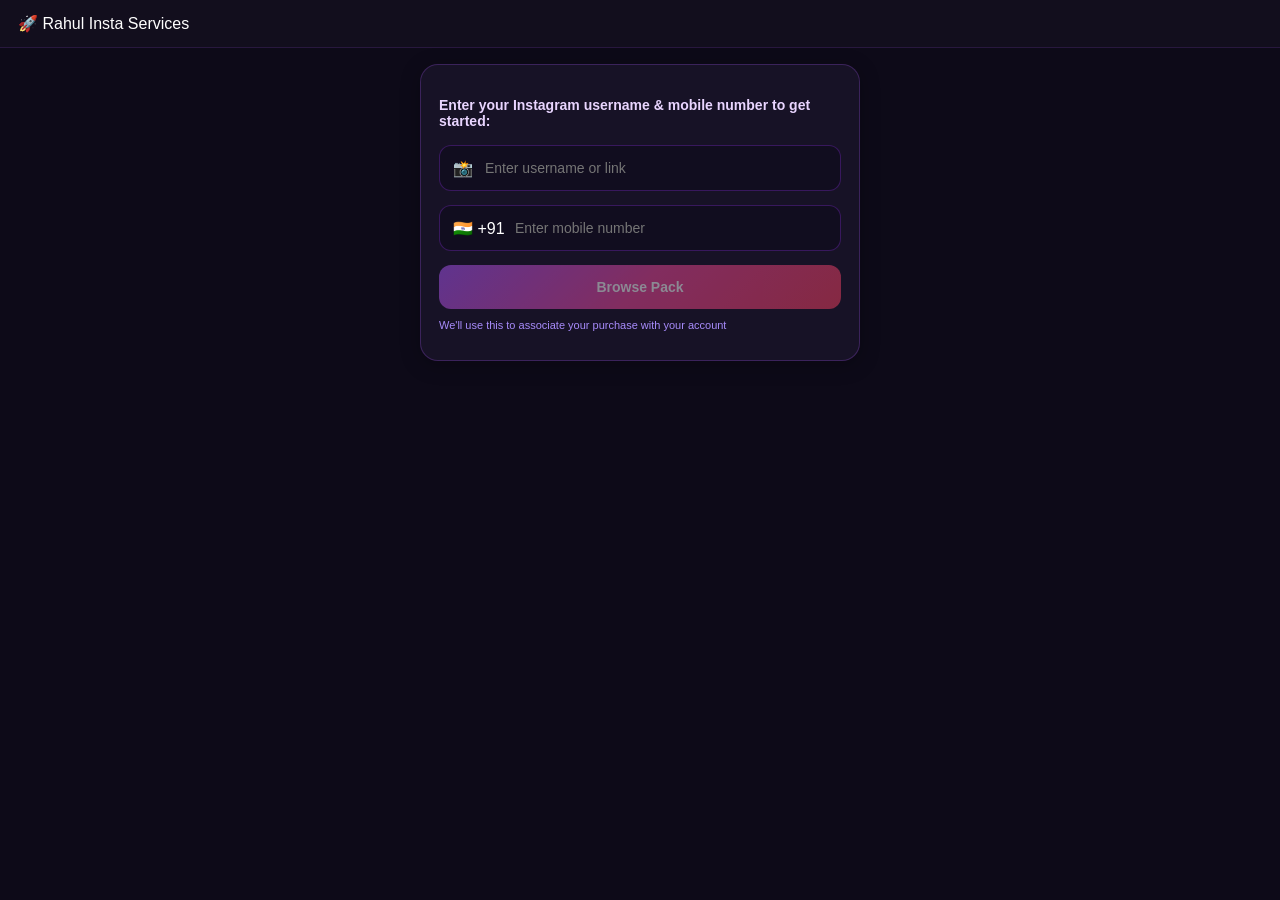
<file: index.html>
<!DOCTYPE html>
<html lang="en">
<head>
    <meta charset="UTF-8">
    <meta name="viewport" content="width=device-width, initial-scale=1.0">
    <title>Rahul Insta Services - Step 1</title>
    <link rel="stylesheet" href="./style.css">
</head>
<body>

    <div class="header">
        <div class="logo">🚀 Rahul <span class="gradient-text">Insta Services</span></div>
    </div>

    <div class="container">
        <div class="card">
            <h3 style="font-size: 14px; color: #e9d5ff; margin-bottom: 16px;">
                Enter your Instagram username & mobile number to get started:
            </h3>

            <form onsubmit="goToPackages(event)">
                <div class="input-group">
                    <span class="input-icon">📸</span>
                    <input type="text" id="username" class="input-field" placeholder="Enter username or link" required oninput="checkInputs()">
                </div>

                <div class="input-group">
                    <span class="input-icon">🇮🇳 +91</span>
                    <input type="tel" id="mobile" class="input-field" style="padding-left: 75px;" placeholder="Enter mobile number" maxlength="10" required oninput="checkInputs()">
                </div>

                <button type="submit" id="submitBtn" class="btn-primary" disabled>Browse Pack</button>
            </form>
            <p style="font-size: 11px; color: #a78bfa; margin-top: 10px;">We'll use this to associate your purchase with your account</p>
        </div>
    </div>

    <script>
        function checkInputs() {
            const user = document.getElementById('username').value.trim();
            const mob = document.getElementById('mobile').value.trim();
            const btn = document.getElementById('submitBtn');

            if (user.length >= 2 && /^[0-9]{10}$/.test(mob)) {
                btn.disabled = false;
            } else {
                btn.disabled = true;
            }
        }

        function goToPackages(e) {
            e.preventDefault();
            const user = document.getElementById('username').value.trim().replace('@', '');
            localStorage.setItem('ig_user', user);
            window.location.href = './packages.html';
        }
    </script>
</body>
</html>
</file>
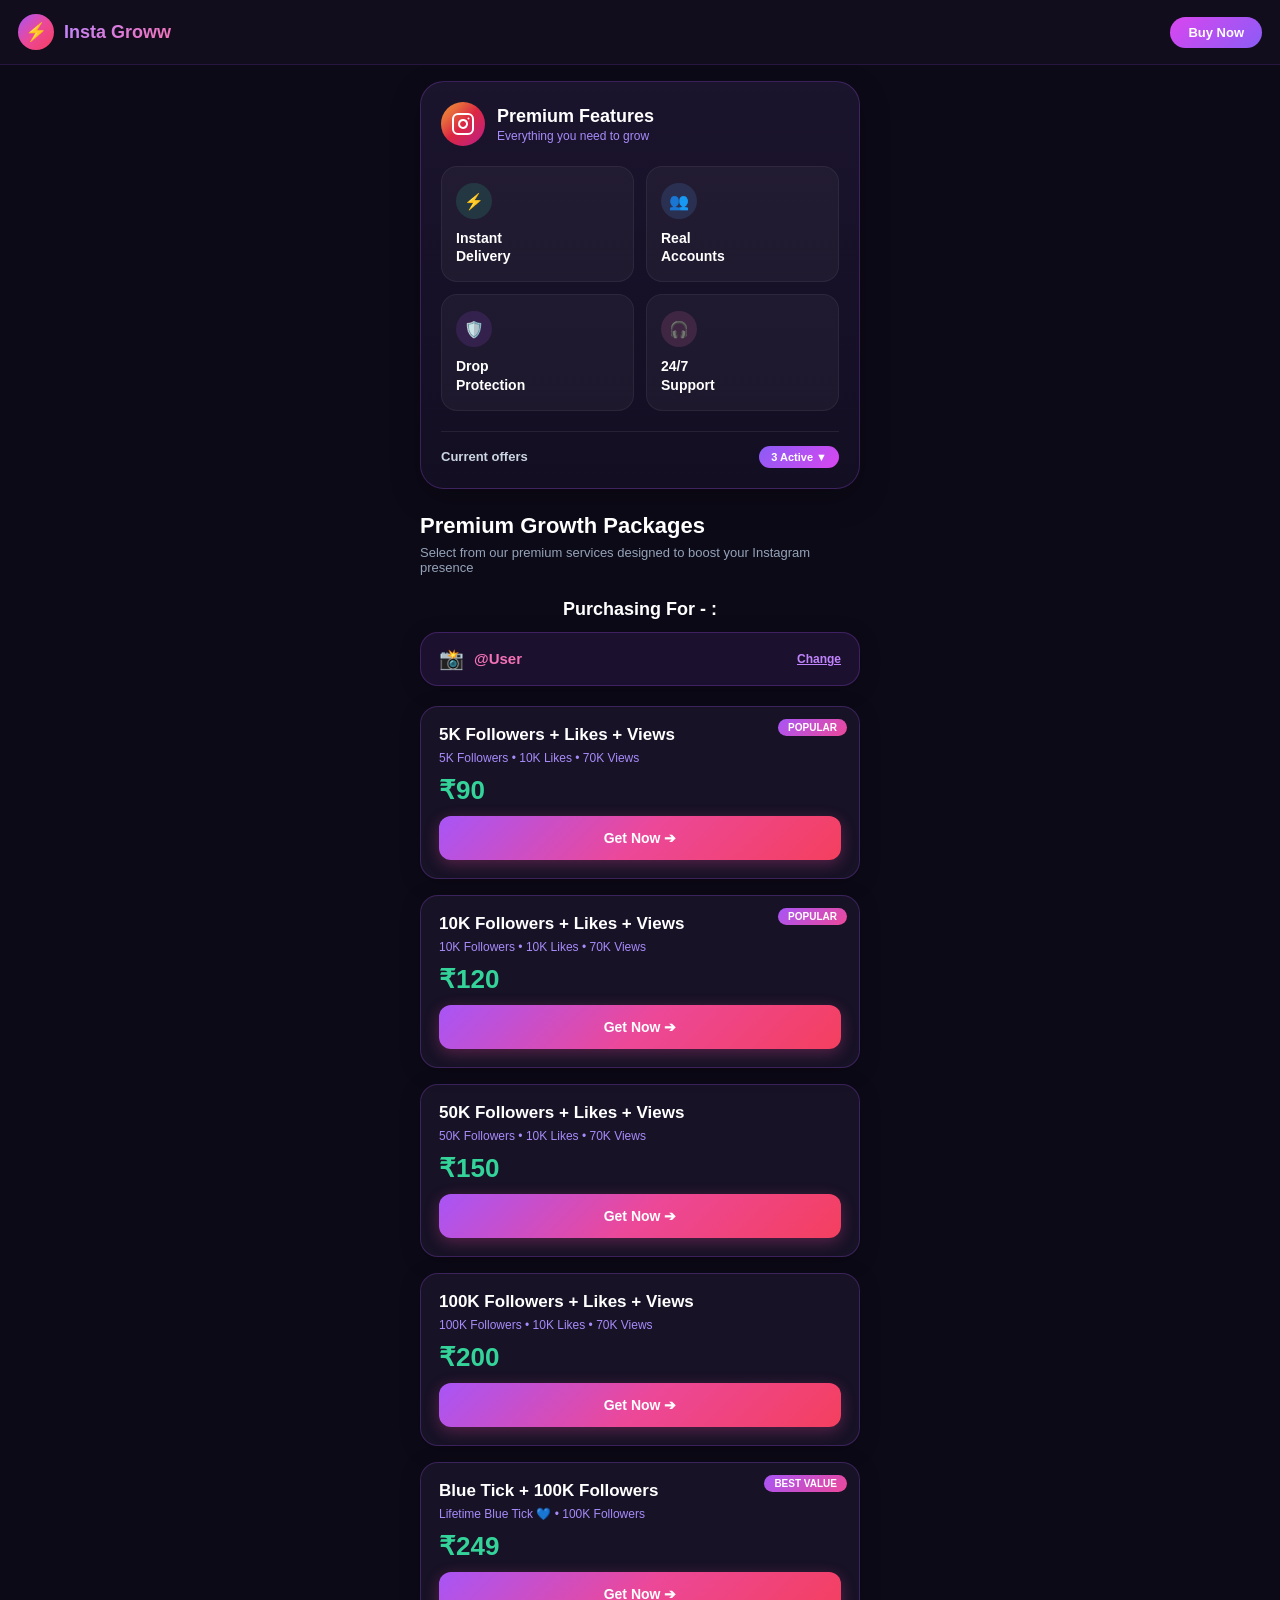
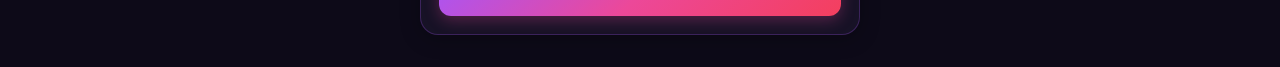
<file: packages.html>
<!DOCTYPE html>
<html lang="en">
<head>
    <meta charset="UTF-8">
    <meta name="viewport" content="width=device-width, initial-scale=1.0">
    <title>Insta Groww - Packages</title>
    <link rel="stylesheet" href="./style.css">
</head>
<body>

    <!-- Top Navigation Bar -->
    <div class="header">
        <div class="logo-box">
            <div class="logo-icon">⚡</div>
            <div class="logo-title">Insta Groww</div>
        </div>
        <a href="#packages" class="nav-buy-btn">Buy Now</a>
    </div>

    <div class="container">
        
        <!-- Premium Features Card -->
        <div class="features-card">
            <div class="features-header">
                <!-- Authentic Instagram Gradient Camera Icon -->
                <div class="insta-badge-icon" style="background: linear-gradient(135deg, #f09433 0%, #e6683c 25%, #dc2743 50%, #cc2366 75%, #bc1888 100%);">
                    <svg width="24" height="24" viewBox="0 0 24 24" fill="none" stroke="white" stroke-width="2" stroke-linecap="round" stroke-linejoin="round">
                        <rect x="2" y="2" width="20" height="20" rx="5" ry="5"></rect>
                        <path d="M16 11.37A4 4 0 1 1 12.63 8 4 4 0 0 1 16 11.37z"></path>
                        <line x1="17.5" y1="6.5" x2="17.51" y2="6.5"></line>
                    </svg>
                </div>
                <div>
                    <h3 style="margin: 0; font-size: 18px; font-weight: 800;">Premium Features</h3>
                    <div style="font-size: 12px; color: #a78bfa; margin-top: 2px;">Everything you need to grow</div>
                </div>
            </div>

            <div class="features-grid">
                <div class="feature-box">
                    <div class="feature-icon-circle icon-green">⚡</div>
                    <div class="feature-title">Instant<br>Delivery</div>
                </div>
                <div class="feature-box">
                    <div class="feature-icon-circle icon-blue">👥</div>
                    <div class="feature-title">Real<br>Accounts</div>
                </div>
                <div class="feature-box">
                    <div class="feature-icon-circle icon-purple">🛡️</div>
                    <div class="feature-title">Drop<br>Protection</div>
                </div>
                <div class="feature-box">
                    <div class="feature-icon-circle icon-pink">🎧</div>
                    <div class="feature-title">24/7<br>Support</div>
                </div>
            </div>

            <div class="offers-bar">
                <span style="font-size: 13px; color: #cbd5e1; font-weight: 600;">Current offers</span>
                <span class="offers-badge">3 Active ▼</span>
            </div>
        </div>

        <!-- Section Header -->
        <div id="packages">
            <h2 style="font-size: 22px; font-weight: 900; margin: 0 0 6px 0;">Premium Growth Packages</h2>
            <p style="font-size: 13px; color: #94a3b8; margin: 0 0 24px 0;">
                Select from our premium services designed to boost your Instagram presence
            </p>
        </div>

        <!-- Target Username Banner -->
        <div style="text-align: center; margin-bottom: 20px;">
            <div style="font-size: 18px; font-weight: 800; color: #ffffff; margin-bottom: 12px;">Purchasing For - :</div>
            
            <div class="card" style="display: flex; justify-content: space-between; align-items: center; padding: 14px 18px; background: rgba(168, 85, 247, 0.1);">
                <div style="display: flex; align-items: center; gap: 10px;">
                    <div style="font-size: 20px;">📸</div>
                    <div id="targetUser" style="font-size: 15px; font-weight: 800; color: #f472b6;">@username</div>
                </div>
                <a href="./index.html" style="font-size: 12px; color: #c084fc; text-decoration: underline; font-weight: 600;">Change</a>
            </div>
        </div>

        <!-- Growth Packages -->

        <!-- Pack 1 -->
        <div class="card" style="position: relative;">
            <span class="price-badge">POPULAR</span>
            <h4 style="margin: 0; font-size: 17px;">5K Followers + Likes + Views</h4>
            <p style="font-size: 12px; color: #a78bfa; margin: 6px 0;">5K Followers • 10K Likes • 70K Views</p>
            <div class="price-text">₹90</div>
            <button onclick="selectPack('5K Followers + Likes + Views', 90)" class="btn-primary">Get Now ➔</button>
        </div>

        <!-- Pack 2 -->
        <div class="card" style="position: relative;">
            <span class="price-badge">POPULAR</span>
            <h4 style="margin: 0; font-size: 17px;">10K Followers + Likes + Views</h4>
            <p style="font-size: 12px; color: #a78bfa; margin: 6px 0;">10K Followers • 10K Likes • 70K Views</p>
            <div class="price-text">₹120</div>
            <button onclick="selectPack('10K Followers + Likes + Views', 120)" class="btn-primary">Get Now ➔</button>
        </div>

        <!-- Pack 3 -->
        <div class="card">
            <h4 style="margin: 0; font-size: 17px;">50K Followers + Likes + Views</h4>
            <p style="font-size: 12px; color: #a78bfa; margin: 6px 0;">50K Followers • 10K Likes • 70K Views</p>
            <div class="price-text">₹150</div>
            <button onclick="selectPack('50K Followers + Likes + Views', 150)" class="btn-primary">Get Now ➔</button>
        </div>

        <!-- Pack 4 -->
        <div class="card">
            <h4 style="margin: 0; font-size: 17px;">100K Followers + Likes + Views</h4>
            <p style="font-size: 12px; color: #a78bfa; margin: 6px 0;">100K Followers • 10K Likes • 70K Views</p>
            <div class="price-text">₹200</div>
            <button onclick="selectPack('100K Followers + Likes + Views', 200)" class="btn-primary">Get Now ➔</button>
        </div>

        <!-- Pack 5 -->
        <div class="card" style="position: relative;">
            <span class="price-badge">BEST VALUE</span>
            <h4 style="margin: 0; font-size: 17px;">Blue Tick + 100K Followers</h4>
            <p style="font-size: 12px; color: #a78bfa; margin: 6px 0;">Lifetime Blue Tick 💙 • 100K Followers</p>
            <div class="price-text">₹249</div>
            <button onclick="selectPack('Blue Tick + 100K Followers', 249)" class="btn-primary">Get Now ➔</button>
        </div>

    </div>

    <script>
        const user = localStorage.getItem('ig_user') || 'User';
        document.getElementById('targetUser').textContent = '@' + user;

        function selectPack(name, price) {
            localStorage.setItem('pack_name', name);
            localStorage.setItem('pack_price', price);
            window.location.href = './payment.html';
        }
    </script>
</body>
</html>
</file>
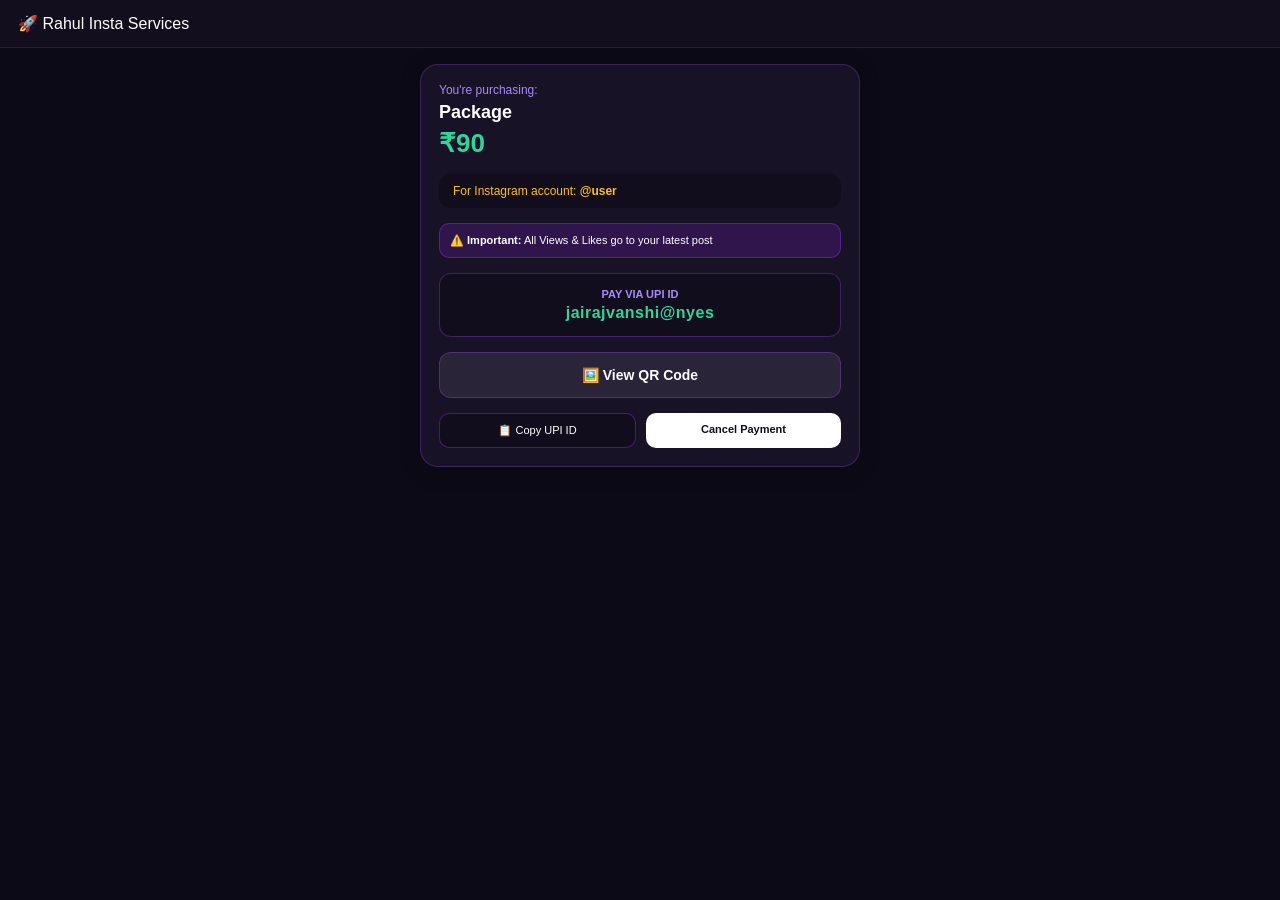
<file: payment.html>
<!DOCTYPE html>
<html lang="en">
<head>
    <meta charset="UTF-8">
    <meta name="viewport" content="width=device-width, initial-scale=1.0">
    <title>Checkout Payment - Rahul Insta Services</title>
    <link rel="stylesheet" href="./style.css">
</head>
<body>

    <div class="header">
        <div class="logo">🚀 Rahul <span class="gradient-text">Insta Services</span></div>
    </div>

    <div class="container">
        <div class="card">
            <div style="font-size: 12px; color: #a78bfa;">You're purchasing:</div>
            <h3 id="packTitle" style="font-size: 18px; margin: 5px 0;">5K Followers</h3>
            <div id="packPrice" class="price-text" style="margin: 5px 0 15px 0;">₹90</div>

            <div style="background: #120d1d; padding: 10px 14px; border-radius: 12px; margin-bottom: 15px; font-size: 12px; color: #fbbf24;">
                For Instagram account: <strong id="accName">@user</strong>
            </div>

            <div style="background: rgba(88, 28, 135, 0.4); border: 1px solid rgba(147, 51, 234, 0.4); padding: 10px; border-radius: 10px; font-size: 11px; margin-bottom: 15px;">
                ⚠️ <strong>Important:</strong> All Views & Likes go to your latest post
            </div>

            <!-- UPI ID Display Box -->
            <div style="background: #120d1d; border: 1px solid rgba(168, 85, 247, 0.3); padding: 14px; border-radius: 12px; margin-bottom: 15px; text-align: center;">
                <div style="font-size: 11px; color: #a78bfa; margin-bottom: 4px; text-transform: uppercase; font-weight: bold;">Pay via UPI ID</div>
                <div style="font-size: 16px; font-weight: 800; color: #34d399; letter-spacing: 0.5px;">jairajvanshi@nyes</div>
            </div>

            <!-- Remaining Action Buttons -->
            <a href="./scan-pay.html" class="payment-btn btn-qr" style="display: block; text-decoration: none; text-align: center; box-sizing: border-box;">🖼️ View QR Code</a>

            <div style="display: flex; gap: 10px; margin-top: 15px;">
                <button onclick="copyUpi()" style="flex: 1; background: #120d1d; border: 1px solid rgba(147, 51, 234, 0.4); color: white; padding: 10px; border-radius: 10px; font-size: 11px; cursor: pointer;">📋 Copy UPI ID</button>
                <a href="./packages.html" style="flex: 1; background: white; color: #0f0c1b; text-decoration: none; font-weight: bold; text-align: center; padding: 10px; border-radius: 10px; font-size: 11px;">Cancel Payment</a>
            </div>
        </div>
    </div>

    <script>
        const UPI_ID = "jairajvanshi@nyes";
        const pack = localStorage.getItem('pack_name') || 'Package';
        const price = localStorage.getItem('pack_price') || '90';
        const user = localStorage.getItem('ig_user') || 'user';

        document.getElementById('packTitle').textContent = pack;
        document.getElementById('packPrice').textContent = '₹' + price;
        document.getElementById('accName').textContent = '@' + user;

        function copyUpi() {
            navigator.clipboard.writeText(UPI_ID);
            alert('UPI ID copied: ' + UPI_ID);
        }
    </script>
</body>
</html>
</file>
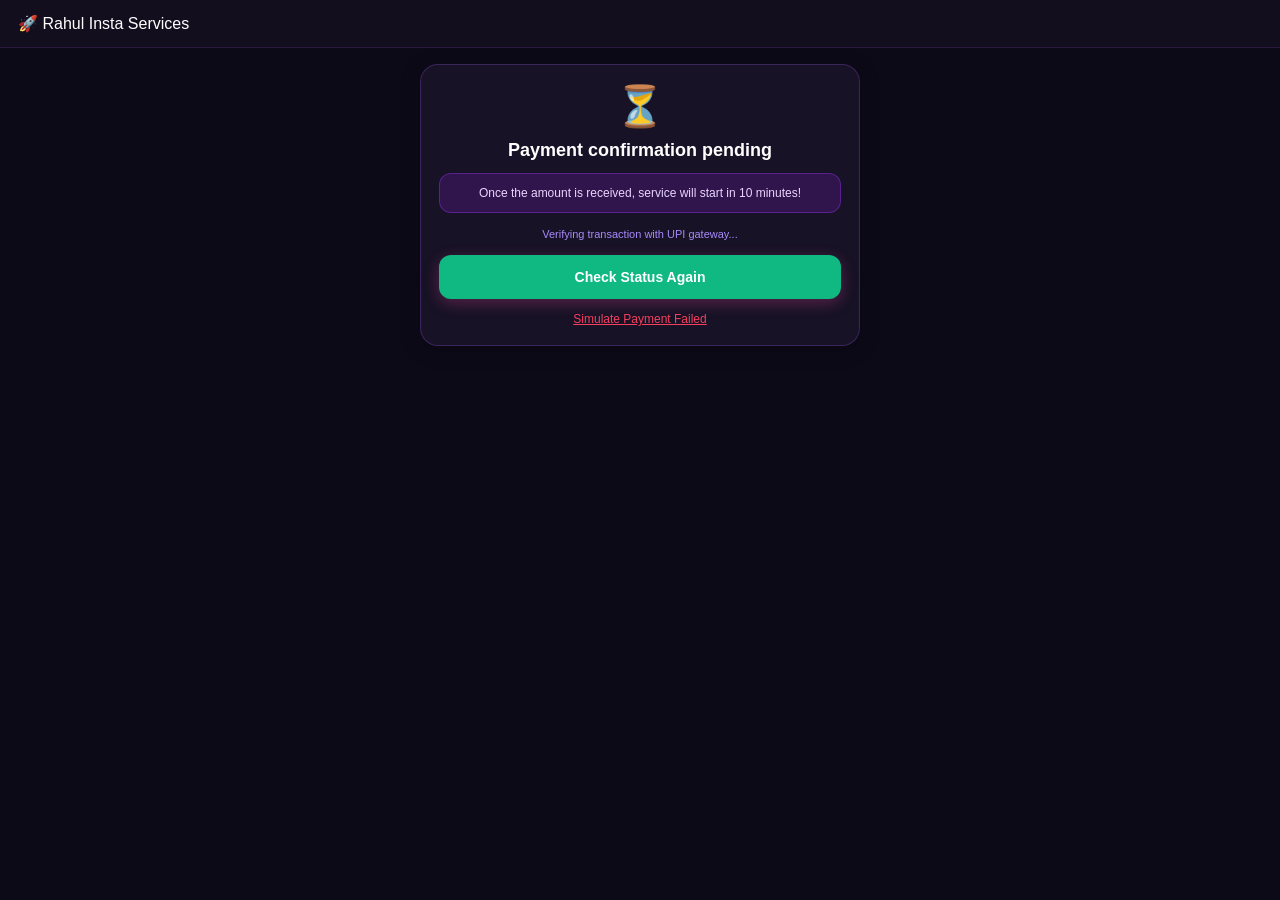
<file: verify.html>
<!DOCTYPE html>
<html lang="en">
<head>
    <meta charset="UTF-8">
    <meta name="viewport" content="width=device-width, initial-scale=1.0">
    <title>Verification - Rahul Insta Services</title>
    <link rel="stylesheet" href="./style.css">
</head>
<body>

    <div class="header">
        <div class="logo">🚀 Rahul <span class="gradient-text">Insta Services</span></div>
    </div>

    <div class="container" style="text-align: center;">
        <div id="pendingBox" class="card">
            <div style="font-size: 40px; margin-bottom: 10px;">⏳</div>
            <h3 style="font-size: 18px; margin: 0 0 10px 0;">Payment confirmation pending</h3>
            <p style="font-size: 12px; background: rgba(88, 28, 135, 0.4); border: 1px solid rgba(147, 51, 234, 0.4); padding: 12px; border-radius: 12px; color: #e9d5ff;">
                Once the amount is received, service will start in 10 minutes!
            </p>
            <div style="font-size: 11px; color: #a78bfa; margin: 15px 0;">Verifying transaction with UPI gateway...</div>

            <button onclick="alert('Checking status... Still pending.')" class="btn-primary" style="background: #10b981; margin-bottom: 10px;">Check Status Again</button>
            <button onclick="showFailed()" style="background: none; border: none; color: #f43f5e; font-size: 12px; text-decoration: underline; cursor: pointer;">Simulate Payment Failed</button>
        </div>

        <div id="failedBox" class="card" style="display: none;">
            <div style="font-size: 40px; margin-bottom: 10px;">❌</div>
            <h3 style="font-size: 18px; margin: 0 0 10px 0;">Payment Failed</h3>
            <p style="font-size: 12px; background: rgba(153, 27, 27, 0.4); border: 1px solid rgba(225, 29, 72, 0.4); padding: 12px; border-radius: 12px; color: #fca5a5;">
                We could not verify your payment. Please try paying again or scan the QR code properly.
            </p>
            <a href="./payment.html" class="btn-primary" style="margin-top: 15px;">Try Payment Again</a>
        </div>
    </div>

    <script>
        function showFailed() {
            document.getElementById('pendingBox').style.display = 'none';
            document.getElementById('failedBox').style.display = 'block';
        }
    </script>
</body>
</html>
</file>
<file: style.css>
/* Base Theme */
body {
    background-color: #0d0a18;
    color: #ffffff;
    font-family: -apple-system, BlinkMacSystemFont, "Segoe UI", Roboto, Helvetica, Arial, sans-serif;
    margin: 0;
    padding: 0;
    min-height: 100vh;
}

.container {
    max-width: 440px;
    margin: 0 auto;
    padding: 16px;
}

/* Header */
.header {
    display: flex;
    align-items: center;
    justify-content: space-between;
    padding: 14px 18px;
    background: rgba(18, 14, 30, 0.95);
    border-bottom: 1px solid rgba(168, 85, 247, 0.15);
    position: sticky;
    top: 0;
    z-index: 100;
}

.logo-box {
    display: flex;
    align-items: center;
    gap: 10px;
}

.logo-icon {
    width: 36px;
    height: 36px;
    background: linear-gradient(135deg, #a855f7, #ec4899, #f43f5e);
    border-radius: 50%;
    display: flex;
    align-items: center;
    justify-content: center;
    font-size: 18px;
    font-weight: 800;
}

.logo-title {
    font-size: 18px;
    font-weight: 800;
    background: linear-gradient(135deg, #c084fc, #f472b6);
    -webkit-background-clip: text;
    -webkit-text-fill-color: transparent;
}

.nav-buy-btn {
    background: linear-gradient(135deg, #d946ef, #8b5cf6);
    color: white;
    font-weight: 700;
    font-size: 13px;
    padding: 8px 18px;
    border-radius: 20px;
    text-decoration: none;
    border: none;
}

/* Premium Features Card */
.features-card {
    background: linear-gradient(180deg, rgba(30, 23, 50, 0.8) 0%, rgba(20, 15, 36, 0.9) 100%);
    border: 1px solid rgba(168, 85, 247, 0.25);
    border-radius: 24px;
    padding: 20px;
    margin-bottom: 24px;
    box-shadow: 0 10px 30px rgba(0, 0, 0, 0.3);
}

.features-header {
    display: flex;
    align-items: center;
    gap: 12px;
    margin-bottom: 20px;
}

.insta-badge-icon {
    width: 44px;
    height: 44px;
    background: linear-gradient(135deg, #f09433, #e6683c 25%, #dc2743 50%, #cc2366 75%, #bc1888 100%);
    border-radius: 50%;
    display: flex;
    align-items: center;
    justify-content: center;
    font-size: 22px;
}

.features-grid {
    display: grid;
    grid-template-columns: 1fr 1fr;
    gap: 12px;
    margin-bottom: 20px;
}

.feature-box {
    background: rgba(255, 255, 255, 0.04);
    border: 1px solid rgba(255, 255, 255, 0.06);
    border-radius: 16px;
    padding: 16px 14px;
}

.feature-icon-circle {
    width: 36px;
    height: 36px;
    border-radius: 50%;
    display: flex;
    align-items: center;
    justify-content: center;
    font-size: 16px;
    margin-bottom: 10px;
}

.icon-green { background: rgba(52, 211, 153, 0.15); color: #34d399; }
.icon-blue { background: rgba(96, 165, 250, 0.15); color: #60a5fa; }
.icon-purple { background: rgba(168, 85, 247, 0.15); color: #c084fc; }
.icon-pink { background: rgba(244, 114, 182, 0.15); color: #f472b6; }

.feature-title {
    font-size: 14px;
    font-weight: 700;
    line-height: 1.3;
}

.offers-bar {
    border-top: 1px solid rgba(255, 255, 255, 0.08);
    padding-top: 14px;
    display: flex;
    justify-content: space-between;
    align-items: center;
}

.offers-badge {
    background: linear-gradient(135deg, #8b5cf6, #d946ef);
    font-size: 11px;
    font-weight: 700;
    padding: 5px 12px;
    border-radius: 14px;
}

/* Category Filter Tags */
.tags-scroll {
    display: flex;
    gap: 10px;
    margin: 16px 0 24px 0;
    overflow-x: auto;
    padding-bottom: 4px;
}

.tag-btn {
    background: rgba(255, 255, 255, 0.06);
    border: 1px solid rgba(255, 255, 255, 0.1);
    color: #cbd5e1;
    padding: 10px 16px;
    border-radius: 20px;
    font-size: 13px;
    font-weight: 600;
    white-space: nowrap;
    cursor: pointer;
}

.tag-btn.active {
    background: rgba(168, 85, 247, 0.2);
    border-color: #a855f7;
    color: #ffffff;
}

/* Package Cards */
.card {
    background-color: #171226;
    border: 1px solid rgba(168, 85, 247, 0.25);
    border-radius: 18px;
    padding: 18px;
    margin-bottom: 16px;
    box-shadow: 0 4px 20px rgba(0,0,0,0.25);
}

.input-group {
    margin-bottom: 14px;
    position: relative;
}

.input-field {
    width: 100%;
    box-sizing: border-box;
    background-color: #110d1f;
    border: 1px solid rgba(147, 51, 234, 0.3);
    border-radius: 12px;
    padding: 14px 14px 14px 45px;
    color: white;
    font-size: 14px;
    outline: none;
}

.input-field:focus { border-color: #a855f7; }

.input-icon {
    position: absolute;
    left: 14px;
    top: 50%;
    transform: translateY(-50%);
    font-size: 16px;
}

.btn-primary {
    width: 100%;
    background: linear-gradient(135deg, #a855f7 0%, #ec4899 50%, #f43f5e 100%);
    color: white;
    font-weight: 700;
    font-size: 14px;
    padding: 14px;
    border: none;
    border-radius: 12px;
    cursor: pointer;
    box-shadow: 0 4px 15px rgba(236, 72, 153, 0.3);
    text-align: center;
    text-decoration: none;
    display: block;
    box-sizing: border-box;
}

.btn-primary:disabled { opacity: 0.5; cursor: not-allowed; box-shadow: none; }

.price-badge {
    position: absolute;
    top: 12px;
    right: 12px;
    background: linear-gradient(135deg, #a855f7, #ec4899);
    font-size: 10px;
    font-weight: 800;
    padding: 3px 10px;
    border-radius: 20px;
    text-transform: uppercase;
}

.price-text {
    font-size: 26px;
    font-weight: 900;
    color: #34d399;
    margin: 10px 0;
}

.payment-btn {
    width: 100%;
    color: white;
    font-weight: 700;
    padding: 14px;
    border: none;
    border-radius: 12px;
    margin-bottom: 10px;
    font-size: 14px;
    cursor: pointer;
}

.btn-gpay { background-color: #10b981; }
.btn-phonepe { background-color: #8b5cf6; }
.btn-paytm { background-color: #0284c7; }
.btn-qr { background-color: #2a2438; border: 1px solid rgba(168, 85, 247, 0.3); }

.qr-box {
    background: white;
    padding: 12px;
    border-radius: 16px;
    display: inline-block;
    border: 2px solid #f43f5e;
}

.timer {
    font-size: 28px;
    font-weight: 900;
    color: #f43f5e;
    margin-top: 5px;
}
</file>
